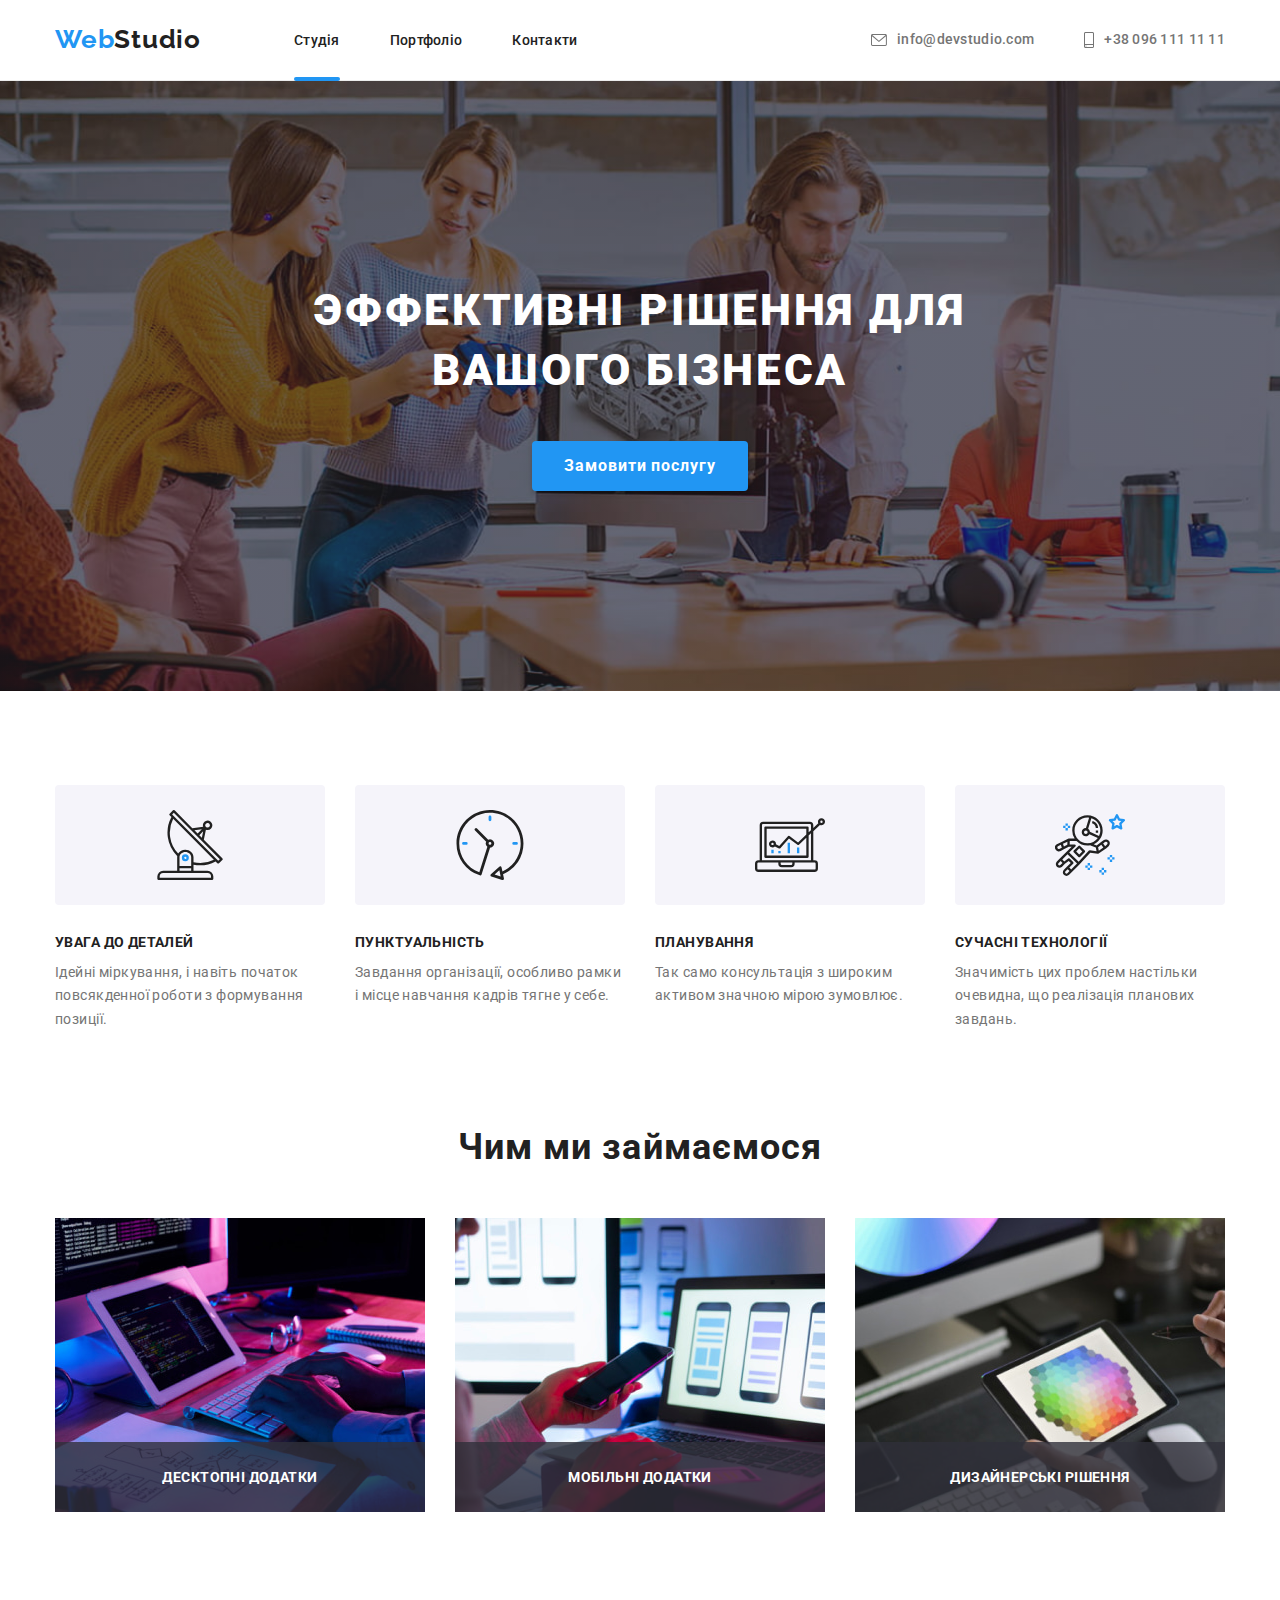
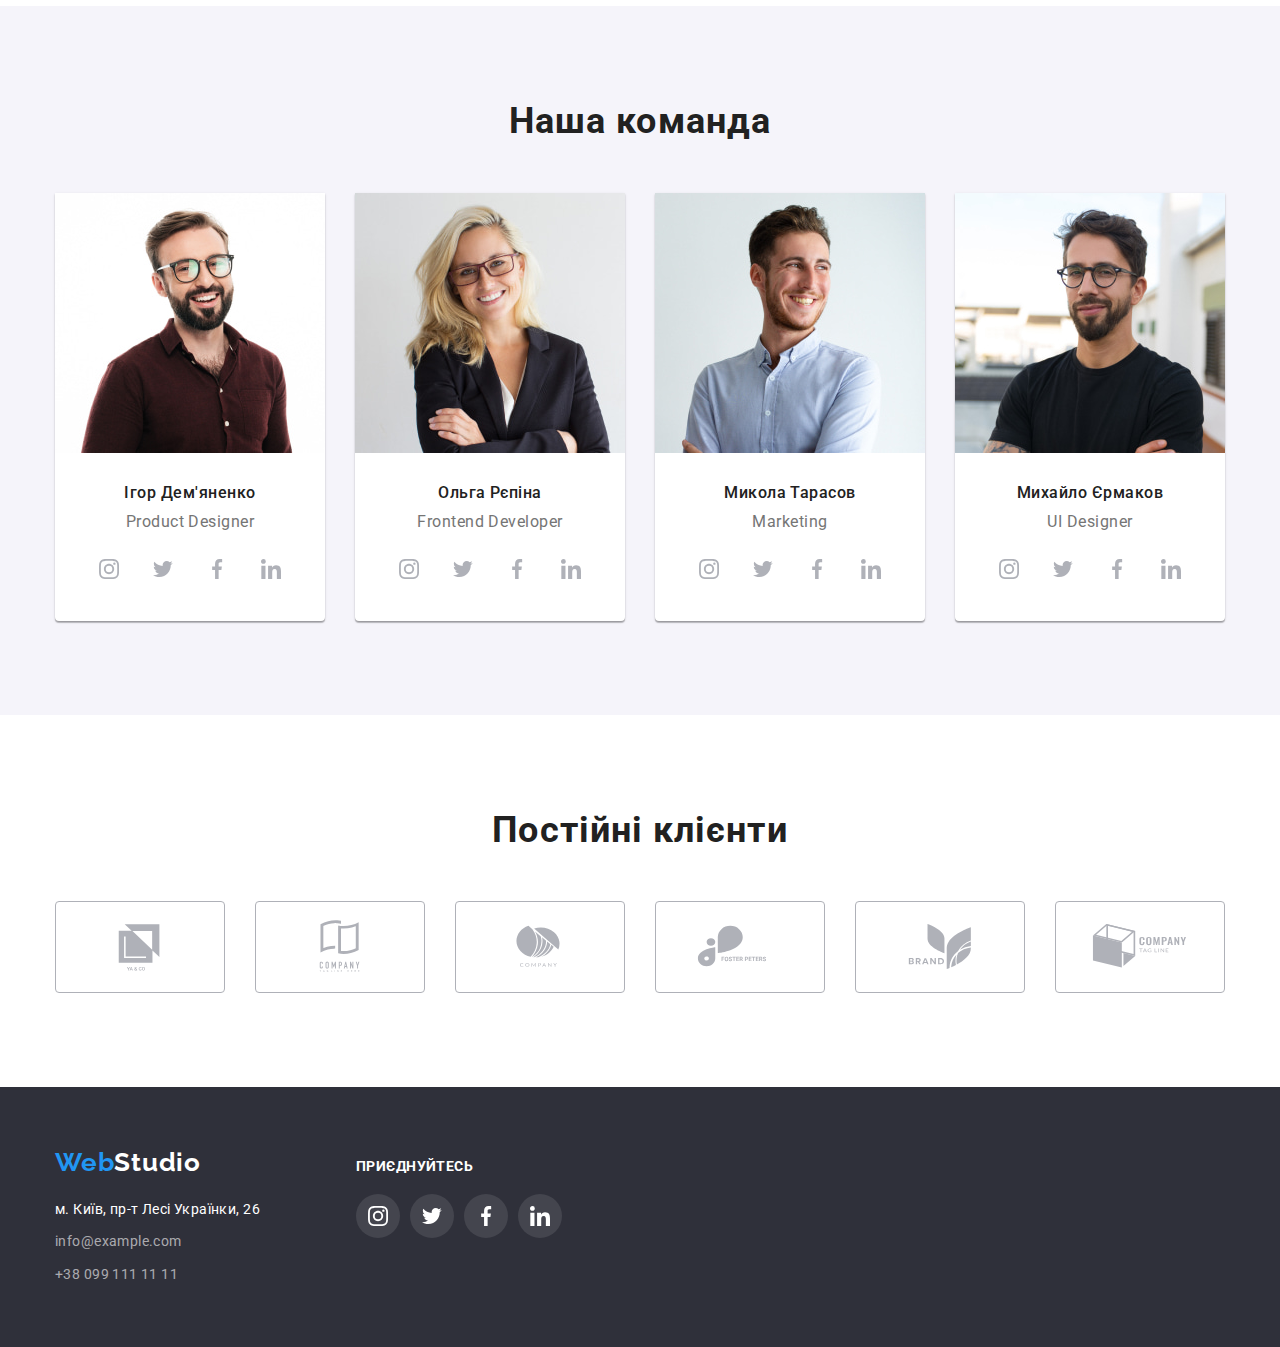
<file: index.html>
<!DOCTYPE html>
<html lang="en">
<head>
    <meta charset="UTF-8">
    <meta http-equiv="X-UA-Compatible" content="IE=edge">
    <meta name="viewport" content="width=device-width, initial-scale=1.0">
    <title>Document</title>
    <!-- Основные шрифты -->
    <link rel="preconnect" href="https://fonts.googleapis.com">
    <link rel="preconnect" href="https://fonts.gstatic.com" crossorigin>
    <link href="https://fonts.googleapis.com/css2?family=Raleway:wght@700&family=Roboto:wght@400;500;700;900&display=swap" rel="stylesheet">
    <!--modern-normolize-->
    <link rel="stylesheet" href="https://cdn.jsdelivr.net/npm/modern-normalize@1.1.0/modern-normalize.min.css">
    <!-- стили css -->
    <link rel="stylesheet" href="./css/styles.css"/> 

</head>
<body>
    <header class="header">
        <div class="container navigation-div">
          <nav class="navigation">
           <a href="./index.html" class="web-studio">Web<span class="logo-dark">Studio</span></a>

             <ul class="container-nav-main">
                <li class="item"><a href="" class="link current">Студія</a></li>
                <li class="item"><a href="./portfolio.html" class="link">Портфоліо</a></li>
                <li class="item"><a href="" class="link">Контакти</a></li>
             </ul>     
          </nav> 

          <ul class="container-nav-contacts">
             <li class="item-contacts">
                <a href="mailto:info@example.com" class="contact">
                  <svg class="nav-icon-envelope">
                     <use href="./images/icons.svg#icon-envelope"></use>
                  </svg> 
                info@devstudio.com</a>
             </li>
             <li class="item-contacts">
                <a href="tel:+380991111111" class="contact">
                  <svg class="nav-icon-smartphone">
                     <use href="./images/icons.svg#icon-smartphone"></use>
                  </svg>
                  +38 096 111 11 11</a>
             </li>
          </ul>
        </div>
    </header>

    <main>
        <section class="hero">
            <div class="container">
            <h1 class="hero-title">Эффективні рішення для<br/>вашого бізнеса</h1>
            <button class="hero-button" data-modal-open>Замовити послугу</button>
            </div>
        </section>

        <section class="section">
            <div class="container">
              <h2 class="features-title">Наші переваги</h2>
              <ul class="features-unodered-list">
                 <li class="features-list">
                  <div class="features-box">
                    <svg class="icon">
                       <use href="./images/icons.svg#icon-antenna"></use>
                    </svg>
                  </div>  
                   <h3 class="features-link">Увага до деталей</h3>
                   <p class="features-text">Ідейні міркування, і навіть початок повсякденної роботи з формування позиції.</p>
                 </li>
                 <li class="features-list">
                    <div class="features-box">
                      <svg class="icon">
                         <use href="./images/icons.svg#icon-clock"></use>
                      </svg> 
                    </div>
                  <h3 class="features-link">Пунктуальність</h3>
                   <p class="features-text">Завдання організації, особливо рамки і місце навчання кадрів тягне у себе.</p>
                 </li>
                 <li class="features-list">
                    <div class="features-box">
                      <svg class="icon">
                         <use href="./images/icons.svg#icon-diagram"></use>
                      </svg> 
                    </div>
                  <h3 class="features-link">Планування</h3>
                   <p class="features-text">Так само консультація з широким активом значною мірою зумовлює.</p>
                 </li>
                  <li class="features-list">
                     <div class="features-box">
                        <svg class="icon">
                           <use href="./images/icons.svg#icon-astronaut"></use>
                        </svg>
                     </div>
                     <h3 class="features-link">Сучасні технології</h3>
                   <p class="features-text">Значимість цих проблем настільки очевидна, що реалізація планових завдань.</p>
                 </li>
               </ul>
             </div>
        </section>   

        <section class="section work">
            <div class="container work">
               <h2 class="work-title">Чим ми займаємося</h2>
               <ul class="work-list">
                  <li class="work-list-item">
                     <div class="work-list-image">
                       <img src="./images/img1-optimized.jpg" alt="width 370px">
                       <p class="work-list-text">Десктопні додатки</p>
                  </div>
                     
                  </li>
                  <li class="work-list-item">
                     <div class="work-list-image">
                       <img src="./images/img2-optimized.jpg" alt="width 370px">
                       <p class="work-list-text">Мобільні додатки</p>
                     </div>
                     
                  </li>
                  <li class="work-list-item">
                     <div class="work-list-image">
                       <img src="./images/img3-optimized.jpg" alt="width 370px">
                       <p class="work-list-text">Дизайнерські рішення</p>
                     </div>
                     
                  </li>
               </ul>
            </div>
        </section>

        <section class="section team">
            <div class="container">
               <h2 class="team-title">Наша команда</h2>
               <ul class="team-list">
                   <li class="team-list-item">
                      <img src="./images/Демьяненко-optimized.jpg" alt="width 270px">
                      <div class="team-div">
                         <h3 class="team-member">Ігор Дем'яненко</h3>
                         <p class="team-member-profession">Product Designer</p>
                        <ul class="team-networks-list">
                           <li class="team-networks">
                             <a href="" class="team-networks-link">
                                <svg class="team-svg">
                                  <use href="./images/icons.svg#icon-instagram" ></use>
                                </svg>
                              </a>
                           </li>
                           <li class="team-networks">
                              <a href="" class="team-networks-link">
                               <svg class="team-svg">
                                  <use href="./images/icons.svg#icon-vector" ></use>
                               </svg>
                              </a>
                           </li>
                           <li class="team-networks">
                              <a href="" class="team-networks-link">
                               <svg class="team-svg">
                                  <use href="./images/icons.svg#icon-facebook" ></use>
                               </svg>
                              </a>
                           </li>
                           <li class="team-networks">
                              <a href="" class="team-networks-link">
                               <svg class="team-svg">
                                  <use href="./images/icons.svg#icon-linkedin" ></use>
                               </svg>
                              </a>
                           </li>
                        </ul>
                      </div>
                   </li>   

                   <li class="team-list-item">
                      <img src="./images/Репина-optimized.jpg" alt="width 270px">
                      <div class="team-div">
                         <h3 class="team-member">Ольга Рєпіна</h3>
                         <p class="team-member-profession">Frontend Developer</p>
                         <ul class="team-networks-list">
                           <li class="team-networks">
                             <a href="" class="team-networks-link">
                                <svg class="team-svg">
                                  <use href="./images/icons.svg#icon-instagram" ></use>
                                </svg>
                              </a>
                           </li>
                           <li class="team-networks">
                              <a href="" class="team-networks-link">
                               <svg class="team-svg">
                                  <use href="./images/icons.svg#icon-vector" ></use>
                               </svg>
                              </a>
                           </li>
                           <li class="team-networks">
                              <a href="" class="team-networks-link">
                               <svg class="team-svg">
                                  <use href="./images/icons.svg#icon-facebook" ></use>
                               </svg>
                              </a>
                           </li>
                           <li class="team-networks">
                              <a href="" class="team-networks-link">
                               <svg class="team-svg">
                                  <use href="./images/icons.svg#icon-linkedin" ></use>
                               </svg>
                              </a>
                           </li>
                        </ul>
                        </div>
                  </li>   

                  <li class="team-list-item">
                      <img src="./images/Тарасов-optimized.jpg" alt="width 270px">
                      <div class="team-div">
                         <h3 class="team-member">Микола Тарасов</h3>
                         <p class="team-member-profession">Marketing</p>
                         <ul class="team-networks-list">
                           <li class="team-networks">
                             <a href="" class="team-networks-link">
                                <svg class="team-svg">
                                  <use href="./images/icons.svg#icon-instagram" ></use>
                                </svg>
                              </a>
                           </li>
                           <li class="team-networks">
                              <a href="" class="team-networks-link">
                               <svg class="team-svg">
                                  <use href="./images/icons.svg#icon-vector" ></use>
                               </svg>
                              </a>
                           </li>
                           <li class="team-networks">
                              <a href="" class="team-networks-link">
                               <svg class="team-svg">
                                  <use href="./images/icons.svg#icon-facebook" ></use>
                               </svg>
                              </a>
                           </li>
                           <li class="team-networks">
                              <a href="" class="team-networks-link">
                               <svg class="team-svg">
                                  <use href="./images/icons.svg#icon-linkedin" ></use>
                               </svg>
                              </a>
                           </li>
                        </ul>
                        </div>
                  </li>   

                  <li class="team-list-item">
                      <img src="./images/Ермаков-optimized.jpg" alt="width 270px">
                      <div class="team-div">
                         <h3 class="team-member">Михайло Єрмаков</h3>
                         <p class="team-member-profession">UI Designer</p>
                         <ul class="team-networks-list">
                           <li class="team-networks">
                             <a href="" class="team-networks-link">
                                <svg class="team-svg">
                                  <use href="./images/icons.svg#icon-instagram" ></use>
                                </svg>
                              </a>
                           </li>
                           <li class="team-networks">
                              <a href="" class="team-networks-link">
                               <svg class="team-svg">
                                  <use href="./images/icons.svg#icon-vector" ></use>
                               </svg>
                              </a>
                           </li>
                           <li class="team-networks">
                              <a href="" class="team-networks-link">
                               <svg class="team-svg">
                                  <use href="./images/icons.svg#icon-facebook" ></use>
                               </svg>
                              </a>
                           </li>
                           <li class="team-networks">
                              <a href="" class="team-networks-link">
                               <svg class="team-svg">
                                  <use href="./images/icons.svg#icon-linkedin" ></use>
                               </svg>
                              </a>
                           </li>
                        </ul>
                        </div>
                  </li>   
               </ul>
            </div>
        </section>

        <section class="section">
           <div class="container">
              <h2 class="clients-title">Постійні клієнти</h2>
              <ul class="icon-logo-list">
                 <li class="box-clients">
                    <a href="" class="link-clients">
                       <svg class="icon-logo-clients">
                          <use href="./images/icons.svg#icon-logo-first"></use>
                       </svg>
                     </a>
                 </li>
                 <li class="box-clients">
                     <a href="" class="link-clients"> 
                       <svg class="icon-logo-clients">
                          <use href="./images/icons.svg#icon-logo-second"></use>
                       </svg>
                     </a>
                 </li>
                 <li class="box-clients">
                     <a href="" class="link-clients">
                       <svg class="icon-logo-clients"> 
                         <use href="./images/icons.svg#icon-logo-third"></use>
                       </svg>
                     </a>
                 </li>
                 <li class="box-clients">
                    <a href="" class="link-clients">
                       <svg class="icon-logo-clients">
                         <use href="./images/icons.svg#icon-logo-fourth"></use>
                       </svg>
                     </a>
                 </li>
                 <li class="box-clients">
                    <a href="" class="link-clients">
                      <svg class="icon-logo-clients"> 
                         <use href="./images/icons.svg#icon-logo-fifth"></use>
                      </svg>
                     </a>
                 </li>
                 <li class="box-clients">
                    <a href="" class="link-clients">
                      <svg class="icon-logo-clients"> 
                         <use href="./images/icons.svg#icon-logo-sixth"></use>
                      </svg>
                     </a>
                 </li>
              </ul>
           </div>
        </section>
    </main>
   
    <footer class="footer">
     <div class="container footer-container">
        <section class="footer-contacts">
          <a href="./index.html" class="web-studio-footer">Web<span class="logo-light">Studio</span></a>

          <address class="address">
              <ul class="address-list">
                <li class="address-link"><a href="https://www.google.com/maps/place/%D0%B1%D1%83%D0%BB.+%D0%9B%D0%B5%D1%81%D0%B8+%D0%A3%D0%BA%D1%80%D0%B0%D0%B8%D0%BD%D0%BA%D0%B8,+26,+%D0%9A%D0%B8%D0%B5%D0%B2,+02000/@50.4265807,30.5361971,17z/data=!3m1!4b1!4m5!3m4!1s0x40d4cf0e033ecbe9:0x57a4dffefec77da0!8m2!3d50.4265807!4d30.5383858" class="company-adress">м. Київ, пр-т Лесі Українки, 26</a></li>
          
                <li class="address-link"><a href="mailto:info@example.com" class="footer-contacts">info@example.com</a></li>
               
                <li class="address-link"><a href="tel:+380991111111" class="footer-contacts">+38 099 111 11 11</a></li>
              </ul> 
           </address>
        </section>
        <section class="footer-networks-section">
           <h2 class="footer-title">приєднуйтесь</h2>
           <ul class="footer-networks">
              <li class="footer-networks-list">
                <a href="" class="footer-networks-link">
                   <svg class="footer-svg">
                      <use href="./images/icons.svg#icon-instagram" ></use>
                   </svg>
                  </a>
              </li>
              <li class="footer-networks-list">
                <a href="" class="footer-networks-link">
                   <svg class="footer-svg">
                      <use href="./images/icons.svg#icon-vector" ></use>
                   </svg>
               </a>
              </li>
              <li class="footer-networks-list">
                <a href="" class="footer-networks-link">
                   <svg class="footer-svg">
                      <use href="./images/icons.svg#icon-facebook" ></use>
                   </svg>
               </a>
              </li>
              <li class="footer-networks-list">
                <a href="" class="footer-networks-link">
                   <svg class="footer-svg">
                      <use href="./images/icons.svg#icon-linkedin" ></use>
                   </svg>
               </a>
              </li>
           </ul>
        </section>
     </div>
    </footer>   
    <div class="backdrop is-hidden"  data-modal>
      <div class="modal">
         <button type="modal-button" class="modal-close" data-modal-close>
            <img src="./images/close-opt.svg" alt="width 30px" alt="height 30px">
         </button>
      </div>
    </div>
    <script src="./js/modal.js"></script>
</body>
</html>
</file>
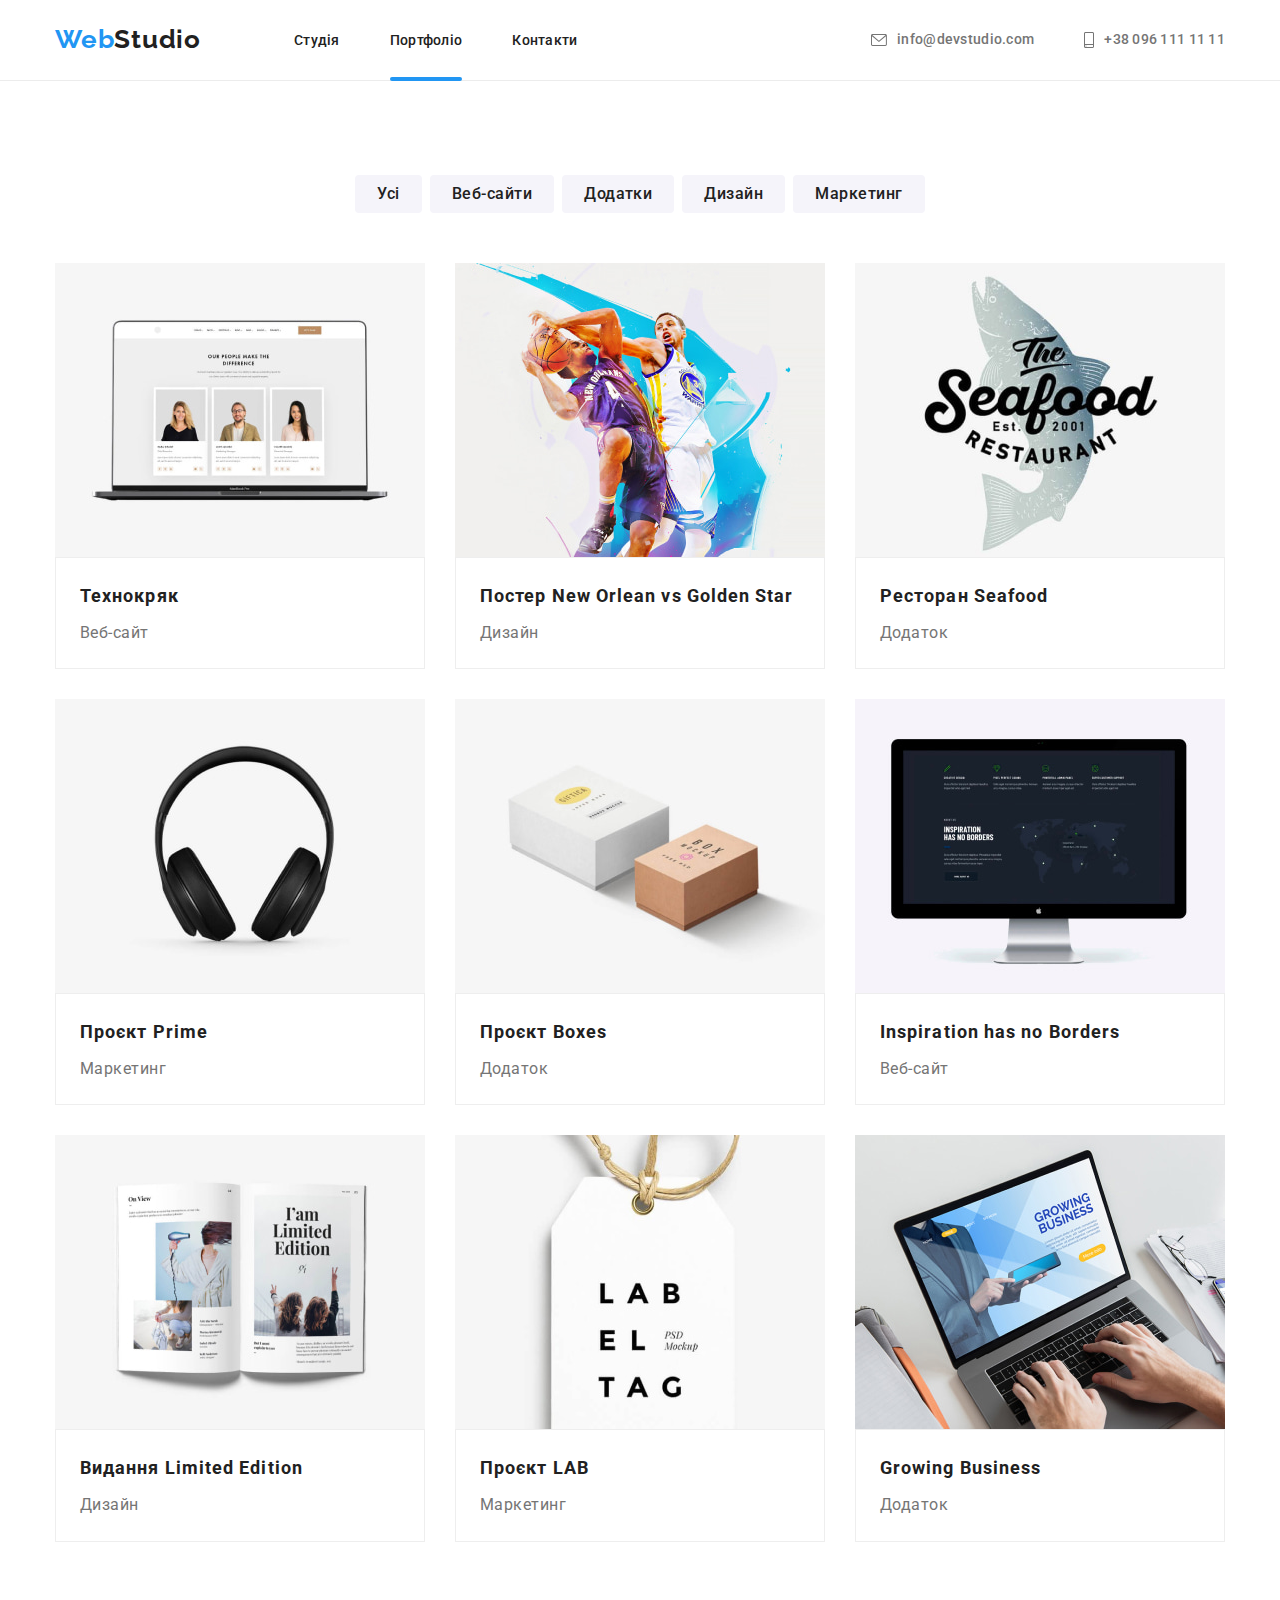
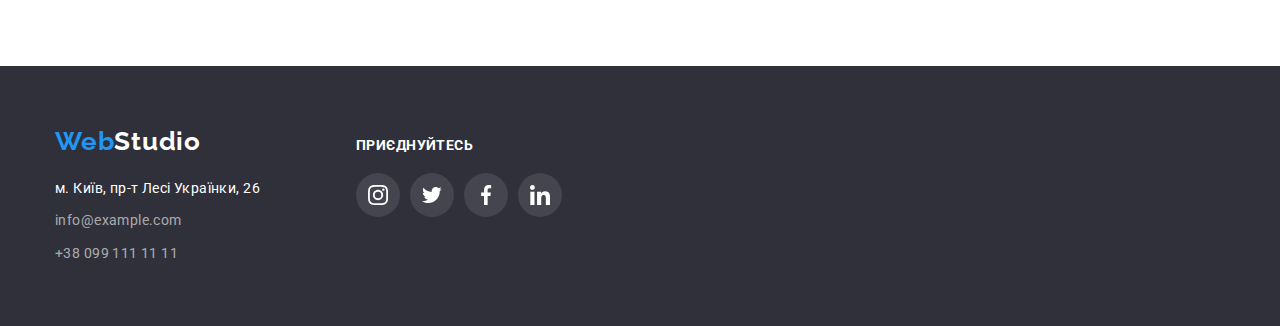
<file: portfolio.html>
<!DOCTYPE html>
<html lang="en">
<head>
    <meta charset="UTF-8">
    <meta http-equiv="X-UA-Compatible" content="IE=edge">
    <meta name="viewport" content="width=device-width, initial-scale=1.0">
    <title>Document</title>
    <!-- Основные шрифты -->
    <link rel="preconnect" href="https://fonts.googleapis.com">
    <link rel="preconnect" href="https://fonts.gstatic.com" crossorigin>
    <link href="https://fonts.googleapis.com/css2?family=Raleway:wght@700&family=Roboto:wght@400;500;700;900&display=swap" rel="stylesheet">
     <!--modern-normolize-->
     <link rel="stylesheet" href="https://cdn.jsdelivr.net/npm/modern-normalize@1.1.0/modern-normalize.min.css">
    <!-- стили css -->
    <link rel="stylesheet" href="./css/styles.css">

</head>
<body>
    <header class="header">
        <div class="container navigation-div">
            <nav class="navigation">
             <a href="./index.html" class="web-studio">Web<span class="logo-dark">Studio</span></a>
      
              <ul class="container-nav-main">
                <li class="item"><a href="" class="link">Студія</a></li>
                <li class="item"><a href="./portfolio.html" class="link current">Портфоліо</a></li>
                <li class="item"><a href="" class="link">Контакти</a></li>
              </ul>     
           </nav> 
        
           <ul class="container-nav-contacts">
            <li class="item-contacts">
               <a href="mailto:info@example.com" class="contact">
                 <svg class="nav-icon-envelope">
                    <use href="./images/icons.svg#icon-envelope"></use>
                 </svg> 
               info@devstudio.com</a>
            </li>
            <li class="item-contacts">
               <a href="tel:+380991111111" class="contact">
                 <svg class="nav-icon-smartphone">
                    <use href="./images/icons.svg#icon-smartphone"></use>
                 </svg>
                 +38 096 111 11 11</a>
            </li>
         </ul>
        </div>
    </header>

    <main>
      <section class="section-portfolio">
          <div class="container buttons-title-div">
             <h1 class="buttons-title">Навигація в портфоліо</h1>
               <ul class="buttons-portfolio">
                 <li class="buttons-list"><button class="button-all">Усі</button></li>
                 <li class="buttons-list"><button class="button-web">Веб-сайти</button></li>
                 <li class="buttons-list"><button class="button-apps">Додатки</button></li>
                 <li class="buttons-list"><button class="button-design">Дизайн</button></li>
                 <li class="buttons-list"><button class="button-marketing">Маркетинг</button></li>
               </ul>
          </div>

          <div class="container">
            <ul class="examples-list">
            <li class="portfolio-list">
               <a href="" class="portfolio-link">
                  <div class="portfolio-image">
                    <img src="./images/portfolio.images/Технокряк.jpg" alt="width 370px">
                    <p class="examples-description">
                      Ресурс пропонує комплексні пропозиції з різним рівнем функціоналу та сервісів. Все це дозволить відвідувачу отримати вичерпні відомості про компанію чи приватну особу.
                    </p>
                  </div>
                  <p class="portfolio-text"></p>
                <div class="examples-div">
                   <h2 class="examples-title">Технокряк</h2>
                   <p class="examples-type">Веб-сайт</p>
                   
                </div>
               </a>
            </li>

            <li class="portfolio-list">
               <a href="" class="portfolio-link">
                  <div class="portfolio-image">
                   <img src="./images/portfolio.images/Постер-New-Orlean-vs-Golden-Star.jpg" alt="width 370px">
                   <p class="examples-description">
                      Ресурс пропонує комплексні пропозиції з різним рівнем функціоналу та сервісів. Все це дозволить відвідувачу отримати вичерпні відомості про компанію чи приватну особу.
                   </p>
                  </div>
                <p class="portfolio-text"></p>
                <div class="examples-div">
                    <h2 class="examples-title">Постер New Orlean vs Golden Star</h2>
                   <p class="examples-type">Дизайн</p>
                   
                </div>
               </a>
            </li>

            <li class="portfolio-list">
               <a href="" class="portfolio-link">
                  <div class="portfolio-image">
                   <img src="./images/portfolio.images/Ресторан-Seafood.jpg" alt="width 370px">
                   <p class="examples-description">
                      Ресурс пропонує комплексні пропозиції з різним рівнем функціоналу та сервісів. Все це дозволить відвідувачу отримати вичерпні відомості про компанію чи приватну особу.
                   </p>
                  </div>
                  <p class="portfolio-text"></p>
                  <div class="examples-div">
                    <h2 class="examples-title">Ресторан Seafood</h2>
                   <p class="examples-type">Додаток</p>
                   
                </div>
               </a>
            </li>

            <li class="portfolio-list">
               <a href="" class="portfolio-link">
                  <div class="portfolio-image">
                   <img src="./images/portfolio.images/Проект-Prime.jpg" alt="width 370px">
                   <p class="examples-description">
                      Ресурс пропонує комплексні пропозиції з різним рівнем функціоналу та сервісів. Все це дозволить відвідувачу отримати вичерпні відомості про компанію чи приватну особу.
                   </p>
                  </div>
                  <p class="portfolio-text"></p>
                  <div class="examples-div">
                    <h2 class="examples-title">Проєкт Prime</h2>
                   <p class="examples-type">Маркетинг</p>
                   
                </div>
               </a>
            </li>

            <li class="portfolio-list">
               <a href="" class="portfolio-link">
                  <div class="portfolio-image">
                   <img src="./images/portfolio.images/Проект-Boxes.jpg" alt="width 370px">
                   <p class="examples-description">
                      Ресурс пропонує комплексні пропозиції з різним рівнем функціоналу та сервісів. Все це дозволить відвідувачу отримати вичерпні відомості про компанію чи приватну особу.
                   </p>
                  </div>
                  <p class="portfolio-text"></p>
                  <div class="examples-div">
                    <h2 class="examples-title">Проєкт Boxes</h2>
                   <p class="examples-type">Додаток</p>
                   
                </div>
               </a>
            </li>

            <li class="portfolio-list">
               <a href="" class="portfolio-link">
                  <div class="portfolio-image">
                   <img src="./images/portfolio.images/Inspiration--has-no-Borders.jpg" alt="width 370px">
                   <p class="examples-description">
                      Ресурс пропонує комплексні пропозиції з різним рівнем функціоналу та сервісів. Все це дозволить відвідувачу отримати вичерпні відомості про компанію чи приватну особу.
                   </p>
                  </div>
                  <p class="portfolio-text"></p>
                   <div class="examples-div">
                    <h2 class="examples-title">Inspiration has no Borders</h2>
                   <p class="examples-type">Веб-сайт</p>
                   
                </div>
               </a>
            </li>

            <li class="portfolio-list">
               <a href="" class="portfolio-link">
                  <div class="portfolio-image">
                   <img src="./images/portfolio.images/Издание-Limited-Edition.jpg" alt="width 370px">
                   <p class="examples-description">
                      Ресурс пропонує комплексні пропозиції з різним рівнем функціоналу та сервісів. Все це дозволить відвідувачу отримати вичерпні відомості про компанію чи приватну особу.
                   </p>
                  </div>
                   <p class="portfolio-text"></p>
                <div class="examples-div">
                    <h2 class="examples-title">Видання Limited Edition</h2>
                   <p class="examples-type">Дизайн</p>
                   
                </div>
               </a>
            </li>

            <li class="portfolio-list">
               <a href="" class="portfolio-link">
                  <div class="portfolio-image">
                   <img src="./images/portfolio.images/Проект-LAB.jpg" alt="width 370px">
                   <p class="examples-description">
                      Ресурс пропонує комплексні пропозиції з різним рівнем функціоналу та сервісів. Все це дозволить відвідувачу отримати вичерпні відомості про компанію чи приватну особу.
                   </p>
                  </div>
                   <p class="portfolio-text"></p>
                <div class="examples-div">
                    <h2 class="examples-title">Проєкт LAB</h2>
                   <p class="examples-type">Маркетинг</p>
                   
                </div>
               </a>
            </li>

            <li class="portfolio-list">
               <a href="" class="portfolio-link">
                  <div class="portfolio-image">
                   <img src="./images/portfolio.images/Growing-Business.jpg" alt="width 370px">
                   <p class="examples-description">
                      Ресурс пропонує комплексні пропозиції з різним рівнем функціоналу та сервісів. Все це дозволить відвідувачу отримати вичерпні відомості про компанію чи приватну особу.
                   </p>
                  </div>
                   <p class="portfolio-text"></p>
                <div class="examples-div">
                    <h2 class="examples-title">Growing Business</h2>
                   <p class="examples-type">Додаток</p>
                   
                </div>
               </a>
            </li>
          </ul>
          </div>
      </section>
    </main>

    <footer class="footer">
      <div class="container footer-container">
         <section class="footer-contacts">
           <a href="./index.html" class="web-studio-footer">Web<span class="logo-light">Studio</span></a>
 
           <address class="address">
               <ul class="address-list">
                 <li class="address-link"><a href="https://www.google.com/maps/place/%D0%B1%D1%83%D0%BB.+%D0%9B%D0%B5%D1%81%D0%B8+%D0%A3%D0%BA%D1%80%D0%B0%D0%B8%D0%BD%D0%BA%D0%B8,+26,+%D0%9A%D0%B8%D0%B5%D0%B2,+02000/@50.4265807,30.5361971,17z/data=!3m1!4b1!4m5!3m4!1s0x40d4cf0e033ecbe9:0x57a4dffefec77da0!8m2!3d50.4265807!4d30.5383858" class="company-adress">м. Київ, пр-т Лесі Українки, 26</a></li>
           
                 <li class="address-link"><a href="mailto:info@example.com" class="footer-contacts">info@example.com</a></li>
                
                 <li class="address-link"><a href="tel:+380991111111" class="footer-contacts">+38 099 111 11 11</a></li>
               </ul> 
            </address>
         </section>
         <section class="footer-networks-section">
            <h2 class="footer-title">приєднуйтесь</h2>
            <ul class="footer-networks">
               <li class="footer-networks-list">
                 <a href="" class="footer-networks-link">
                    <svg class="footer-svg">
                       <use href="./images/icons.svg#icon-instagram" ></use>
                    </svg>
                   </a>
               </li>
               <li class="footer-networks-list">
                 <a href="" class="footer-networks-link">
                    <svg class="footer-svg">
                       <use href="./images/icons.svg#icon-vector" ></use>
                    </svg>
                </a>
               </li>
               <li class="footer-networks-list">
                 <a href="" class="footer-networks-link">
                    <svg class="footer-svg">
                       <use href="./images/icons.svg#icon-facebook" ></use>
                    </svg>
                </a>
               </li>
               <li class="footer-networks-list">
                 <a href="" class="footer-networks-link">
                    <svg class="footer-svg">
                       <use href="./images/icons.svg#icon-linkedin" ></use>
                    </svg>
                </a>
               </li>
            </ul>
         </section>
      </div>
     </footer>   
 </body>
 </html>
</file>
<file: css/styles.css>
/* Цветовая гамма */
/* цвет основного текста  #212121 */
/* вторичный цвет текста #757575 */
/* белый #FFFFFF */
/* белый с прозрачностью color: rgba(255, 255, 255, 0.6); */
/* синий #2196F3 */
/* bgc героя и футера #2F303A */
/* bgc секции наши преимущества и чем мы занимаемся, портфолио #E5E5E5*/
/* bgc наша команда   #F5F4FA*/
/* font-family: 'Raleway', sans-serif;
   font-family: 'Roboto', sans-serif; */
:root {
    --main-color: #212121;
    --secondary-color: #757575;
    --white-color: #FFFFFF;
    --transparency-white-color: rgba(255, 255, 255, 0.6);
    --blue-color: #2196F3;
    --footer-bgc: #2F303A;
    --portfolio-bgc: #E5E5E5;
    --team-bgc: #F5F4FA;
    --icons-color: #AFB1B8;
    --animation-time: 250ms;
    --animation-cubic: cubic-bezier(0.4, 0, 0.2, 1);
}
ul {
    margin: 0px;
    padding: 0px;
    list-style-type: none;
}

h1, h2, h3, p {
    margin: 0px;
}
body {
    font-family: Roboto, sans-serif;
    color: var(--main-color);
}

img {
    display: block;
    max-width: 100%;
}

.container {
    width: 1200px;
    margin: 0px auto;
    padding: 0px 15px;
}

/* header */
.header {
    border-bottom: 1px solid #ECECEC;
    background-color: var(--white-color);
}

.navigation-div,
.navigation {
    display: flex;
    align-items: center;
}

.web-studio {
    margin-right: 93px;
    
    padding-top: 24px;
    padding-bottom: 25px;

    font-family: Raleway, sans-serif;
    font-weight: 700;
    font-size: 26px;
    line-height: 1.19;
    letter-spacing: 0.03em;

    color: var(--blue-color);
}

.logo-dark{
    color: var(--main-color);
}

.container-nav-main{
    display: flex;
    padding-left: 0px;
}
.container-nav-main .item + .item { 
    margin-left: 50px;
}

.container-nav-main .link
 {
    padding-top: 32px;
    padding-bottom: 32px;
}

.container-nav-main .link {
    position: relative;
    color: var(--main-color);
    font-weight: 500;
    font-size: 14px;
    line-height: 1.14;
    letter-spacing: 0.02em;   
}

.current {
    position: relative;
}

.current::after{
    content: "";
    position: absolute;
    display: block;
    width: 100%;
    height: 4px;
    background: var(--blue-color);
    border-radius: 2px;

    transform: translateY(28px);
}


/*
.container-nav-main .link::after {
    content: "";
    position: absolute;
    display: block;
    width: 100%;
    height: 4px;
    background: var(--blue-color);
    border-radius: 2px;

    opacity: 0;
    transform: translateY(28px);
    transition: opacity var(--animation-time) var(--animation-cubic), visibility var(--animation-time);
}

.link:hover::after {
    opacity: 1;
}
*/
.container-nav-contacts{
    display: flex;
    margin-left: auto;
}
    
.container-nav-contacts .item-contacts + .item-contacts{
     margin-left: 50px;
}

.container-nav-contacts .contact {
    padding-top: 32px;
    padding-bottom: 32px;
}

.container-nav-contacts,
.contact {
    color: var(--secondary-color);
    font-weight: 500;
    font-size: 14px;
    line-height: 1.14;
    letter-spacing: 0.02em;
    transition: color var(--animation-time) var(--animation-cubic), visibility var(--animation-time);
}

.link:hover,
.link:focus,
.contact:hover,
.contact:focus {
    color: var(--blue-color);
}

.contact:hover .nav-icon-envelope,
.contact:hover .nav-icon-smartphone,
.contact:focus .nav-icon-envelope,
.contact:focus .nav-icon-smartphone {
    fill: var(--blue-color);
}

.web-studio,
.web-studio-footer,
.link,
.contact {
    text-decoration: none
}

.nav-icon-envelope {
    fill: var(--secondary-color);
    margin-right: 10px;
    width: 16px;
    height: 12px;
    transition: fill var(--animation-time) var(--animation-cubic), visibility var(--animation-time);
}

.nav-icon-smartphone {
    fill: var(--secondary-color);
    margin-right: 10px;
    width: 10px;
    height: 16px;
}
.contact {
    display: flex;
    justify-content: center;
    align-items: center;
    fill: var(--icons-color);
    transition: fill var(--animation-time) var(--animation-cubic), visibility var(--animation-time);
}

.contact:hover,
.contact:focus {
    fill: var(--blue-color);
}

/* main */
/* hero */

.hero {
    padding-top: 200px;
    padding-bottom: 200px;
    text-align: center;
    max-width: 1600px;
    margin-left: auto;
    margin-right: auto;

    background-image: linear-gradient(to right, rgba(47, 48, 58, 0.4), rgba(47, 48, 58, 0.4)),
    url(../images/background-photo.jpg);
    background-repeat: no-repeat;
    background-position: center;
    background-size: cover;
    
}

.hero-title {
    margin: 0px;

    font-weight: 900;
    font-size: 44px;
    line-height: 1.36;
    letter-spacing: 0.06em;
    text-transform: uppercase;

    color: var(--white-color);  
}

.hero-button {
    margin-top: 40px;
    padding: 10px 32px 10px 32px ;
    color: var(--white-color);    
    background: var(--blue-color);
    box-shadow: 0px 4px 4px rgba(0, 0, 0, 0.15);

    font-weight: 700;
    font-size: 16px;
    line-height: 1.87;
    letter-spacing: 0.06em;

    border: 0;
    border-radius: 4px;
}

/* features */
.section {
    padding: 94px 0px;
    background-color: var(--white-color);
}

.features-title{
    display: none;
}

.features-unodered-list {
    display: flex;
}

.features-list {
    margin-right: 30px;  
}

.features-list:last-child {
    margin-right: 0px;
}

.features-link {
    margin-bottom: 10px;
    color: var(--main-color);

    font-weight: 700;
    font-size: 14px;
    line-height: 1.14;
    letter-spacing: 0.03em;
    text-transform: uppercase;
}

.features-text{
    font-size: 14px;
    line-height: 1.71;
    letter-spacing: 0.03em;
    color: var(--secondary-color);
}

.icon {
    position: relative;
    width: 70px;
    height: 70px;
}

.icon::after {
    content: "";
    position: absolute;

    display: block;
    width: 100%;
    height: 70px;
    left: 0;
    
}

.features-box {
    display: flex;
    justify-content: center;
    align-items: center;
    width: 270px;
    height: 120px;
    margin-bottom: 30px;
    background: var(--team-bgc);
    
    border-radius: 4px;
}

/* work */
.work {
   padding-top: 0px;
}

.work-title {
    text-align: center;
    margin-bottom: 50px;
}

.work-list {
    display: flex;
}

.work-list-item {
    position: relative;
    margin-right: 30px;    
}
.work-list-image {
    position: relative;
}

.work-list-text {
    position: absolute;

    font-style: normal;
    font-weight: 700;
    font-size: 14px;
    line-height: 16px;
    letter-spacing: 0.03em;
    text-align: center;
    text-transform: uppercase;

    color: var(--white-color);
    background: rgba(47, 48, 58, 0.8);
    padding-top: 27px;
    height: 70px;
    width: 100%;

    transform: translateY(-100%);
}
    
.work-list-item:last-child {
    margin-right: 0px;
}

.work-title,
.team-title {
    font-weight: 700;
    font-size: 36px;
    line-height: 1.17;
    letter-spacing: 0.03em;
    color: var(--main-color);
}

/* team */
.team {
    background-color: var(--team-bgc);
}

.team-title {
    text-align: center;
    margin-bottom: 50px;
}

.team-list {
    display: flex;
}

.team-list-item {
    margin-right: 30px;

    background-color: var(--white-color);
    box-shadow: 0px 1px 3px rgba(0, 0, 0, 0.12), 0px 1px 1px rgba(0, 0, 0, 0.14), 0px 2px 1px rgba(0, 0, 0, 0.2);
    border-radius: 0px 0px 4px 4px;
    
}

.team-list-item:last-child {
    margin-right: 0px;
}

.team-member{
    margin-bottom: 10px;
    text-align: center;

    font-weight: 500;
    font-size: 16px;
    line-height: 1.19;
    letter-spacing: 0.03em;

    color: var(--main-color);
}

.team-member-profession{
    text-align: center;

    font-size: 16px;
    line-height: 1.19;
    letter-spacing: 0.03em;

    color: var(--secondary-color);
}

.team-div {
    padding-top: 30px;
    padding-bottom: 30px;
}
.team-networks-list {
    display: flex;
    justify-content: center;
    margin-top: 16px;
}

.team-networks {
    display: flex;
    justify-content: center;
    align-items: center;
    margin-right: 10px;
    
}
.team-networks:last-child {
    margin-right: 0px;
}

.team-networks-link {
    display: flex;
    justify-content: center;
    align-items: center;
    width: 44px;
    height: 44px;
    border-radius: 50px;
    transition: background var(--animation-time) var(--animation-cubic), visibility var(--animation-time);
}

.team-networks-link:hover,
.team-networks-link:focus {
    background: var(--blue-color);

}

.team-svg {
    width: 20px;
    height: 20px;
    fill: var(--icons-color);
    transition: fill var(--animation-time) var(--animation-cubic), visibility var(--animation-time);
}

.team-networks-link:hover .team-svg,
.team-networks-link:focus .team-svg {
    fill: var(--white-color);
}

/* buttons-portfolio */

.buttons-title {
    display: none;
}

.section-portfolio {
    padding: 94px 0px;
    background-color: var(--white-color);
}

.buttons-title-div {
    margin-bottom: 50px;
}

.buttons-portfolio {
    display: flex;
    justify-content:center;
    margin-bottom: 50px;
}

.buttons-portfolio .buttons-list + .buttons-list {
    margin-left: 8px;
}

.button-all,
.button-web,
.button-apps,
.button-design,
.button-marketing{
    padding: 6px 22px 6px 22px;
    color: var(--main-color);
    
    font-weight: 500;
    font-size: 16px;
    line-height: 1.62;
    letter-spacing: 0.03em;

    background: #F5F4FA;
    border-radius: 4px;
    cursor: pointer;
    border: 0px;
    transition: color var(--animation-time) var(--animation-cubic), visibility var(--animation-time), background var(--animation-time) var(--animation-cubic), visibility var(--animation-time), box-shadow var(--animation-time) var(--animation-cubic), visibility var(--animation-time);
    
}

.button-all:hover,
.button-web:hover,
.button-apps:hover,
.button-design:hover,
.button-marketing:hover {
    color: var(--white-color);
    background: var(--blue-color);
    box-shadow: 0px 3px 1px rgba(0, 0, 0, 0.1), 0px 1px 2px rgba(0, 0, 0, 0.08), 0px 2px 2px rgba(0, 0, 0, 0.12);
    border-radius: 4px;
}

.button-all:focus,
.button-web:focus,
.button-apps:focus,
.button-design:focus,
.button-marketing:focus {
    color: var(--white-color);
    background: var(--blue-color);
    box-shadow: 0px 3px 1px rgba(0, 0, 0, 0.1), 0px 1px 2px rgba(0, 0, 0, 0.08), 0px 2px 2px rgba(0, 0, 0, 0.12);
    border-radius: 4px;
}

.portfolio-image {
    position: relative;
    overflow: hidden;
}

.examples-description {
    position: absolute;
    top: 0;
    left: 0;

    font-style: normal;
    font-weight: 400;
    font-size: 18px;
    line-height: 28px;
    letter-spacing: 0.03em;
    color: var(--white-color);
    background: rgba(33, 150, 243, 0.9);

    padding: 63px 24px 63px 24px;
    transform: translateY(100%);
    transition: transform var(--animation-time) var(--animation-cubic);
}
    
.portfolio-list:hover .examples-description {
    transform: translateY(0);
}

.examples-list {
    display: flex;
    flex-wrap: wrap;
}

.examples-list .portfolio-list {
    margin-right: 30px;
    margin-bottom: 30px;
}

.examples-list .portfolio-list:nth-child(3n) {
    margin-right: 0px;
}

.examples-title-main{
    display: none;
}

.examples-title{
    margin-bottom: 4px;
    color: var(--main-color);

    font-weight: 700;
    font-size: 18px;
    line-height: 2.00;
    letter-spacing: 0.06em; 
}

.examples-type{
    color: var(--secondary-color);

    font-size: 16px;
    line-height: 1.89;
    letter-spacing: 0.03em;
}

.examples-div {
    padding-top: 20px;
    padding-bottom: 20px;
    padding-left: 24px;
    padding-right: 24px;
    border: 1px solid #EEEEEE;
    box-sizing: border-box;
}

.portfolio-link {
    position: relative;
    display: block;
    text-decoration: none;
    transition: box-shadow var(--animation-time) var(--animation-cubic), visibility var(--animation-time);
}

.portfolio-link:hover,
.portfolio-link:focus {
    box-shadow: 0px 1px 1px rgba(0, 0, 0, 0.12), 0px 4px 4px rgba(0, 0, 0, 0.06), 1px 4px 6px rgba(0, 0, 0, 0.16);
}


/*clients*/
.clients-title {
    font-weight: 700;
    font-size: 36px;
    line-height: 42px;
    text-align: center;
    letter-spacing: 0.03em;

}

.icon-logo-list {
    display: flex;
    justify-content: center;
    align-items: center;
    margin-top: 50px;
}
.box-clients {
    margin-right: 30px;
}

.box-clients:last-child {
    margin-right: 0px;
}

.link-clients  {
    display: flex;
    justify-content: center;
    align-items: center;
    width: 170px;
    height: 92px;
    border: 1px solid var(--icons-color);
    border-radius: 4px;
    transition: border var(--animation-time) var(--animation-cubic), visibility var(--animation-time), border-radius var(--animation-time) var(--animation-cubic), visibility var(--animation-time);
}

.icon-logo-clients {
    width: 106px;
    height: 60px;  

    fill: var(--icons-color);
    transition: fill var(--animation-time) var(--animation-cubic), visibility var(--animation-time);
}

.link-clients:hover,
.link-clients:focus {
    border: 1px solid var(--blue-color);
    border-radius: 4px;
}

.link-clients:hover .icon-logo-clients ,
.link-clients:focus .icon-logo-clients {
    fill: var(--blue-color);
}

/* footer */
.footer {
    display: flex;
    padding-top: 60px;
    padding-bottom: 60px;
    background: var(--footer-bgc); 
    font-size: 14px;
    line-height: 1.71;
    letter-spacing: 0.03em;
}

.footer-container {
    display: flex;
    justify-content: flex-start;
    align-items: baseline;
}

.footer-contacts{
    display: inline-block;
    width: 231px;
}

.web-studio-footer {
    display: inline-block;
    margin-bottom: 20px;

    font-family: Raleway, sans-serif;
    font-weight: 700;
    font-size: 26px;
    line-height: 1.19;
    letter-spacing: 0.03em;

    color: var(--blue-color);
}
.logo-light{
    color: var(--white-color);
} 

.address{ 
    font-style: normal;
}

.address-link {
    margin-bottom: 9px;
}

.address-link:last-child {
   margin-bottom: 0px;
}

.company-adress {
    color: var(--white-color);
}

.footer-contacts {
    color: var(--transparency-white-color);
}

.company-adress,
.footer-contacts {
    text-decoration: none
}

.footer-title {
    display: flex;
    margin-bottom: 20px;
    font-weight: 700;
    font-size: 14px;
    line-height: 16px;
    letter-spacing: 0.03em;
    text-transform: uppercase;
    color: var(--white-color);
}

.footer-networks-section {
    margin-left: 70px;
}

.footer-networks {
    display: flex;
}

.footer-networks-list {
    display: flex;
    justify-content: center;
    align-items: center;
    margin-right: 10px;
}

.footer-networks-list:last-child {
    margin-right: 0px;
}

.footer-networks-link {
    display: flex;
    justify-content: center;
    align-items: center;
    width: 44px;
    height: 44px;
    background: rgba(255, 255, 255, 0.1);
    border: 0px;
    border-radius: 50px;
    transition: background var(--animation-time) var(--animation-cubic), visibility var(--animation-time);
}

.footer-networks-link:hover,
.footer-networks-link:focus {
    background: var(--blue-color);
}

.footer-svg {
    width: 20px;
    height: 20px;
    fill: var(--white-color);
}

.backdrop {
    position: fixed;
    top: 0;
    width: 100%;
    height: 100%;

    background-color: rgba(0, 0, 0, 0.2);
    transition: opacity var(--animation-time) var(--animation-cubic), visibility var(--animation-time);
}

.modal{
    position: absolute;
    width: 528px;
    min-height: 581px;
    background-color: var(--white-color);
    box-shadow: 0px 1px 3px rgba(0, 0, 0, 0.12), 0px 1px 1px rgba(0, 0, 0, 0.14), 0px 2px 1px rgba(0, 0, 0, 0.2);
    border-radius: 4px;

    top: 50%;
    left: 50%;
    transform: translate(-50%, -50%) scale(1);
}

.backdrop.is-hidden.modal {
    transform: translate(-50%, -50%) scale(0);
}

.modal-close {
    position: absolute;
    top: 8px;
    right: 8px;
    width: 30px;
    height: 30px;
    padding: 0;
    border: 1px solid rgba(0, 0, 0, 0.1);
    border-radius: 50%;
    background-color: var(--white-color);
}

.backdrop.is-hidden {
    opacity: 0;
    visibility: hidden;
    pointer-events: none;
}
 
.no-scroll {
    overflow: hidden;
}

.modal-svg {
    position: absolute;
    transform: translate(-50%, -50%);
}
</file>
